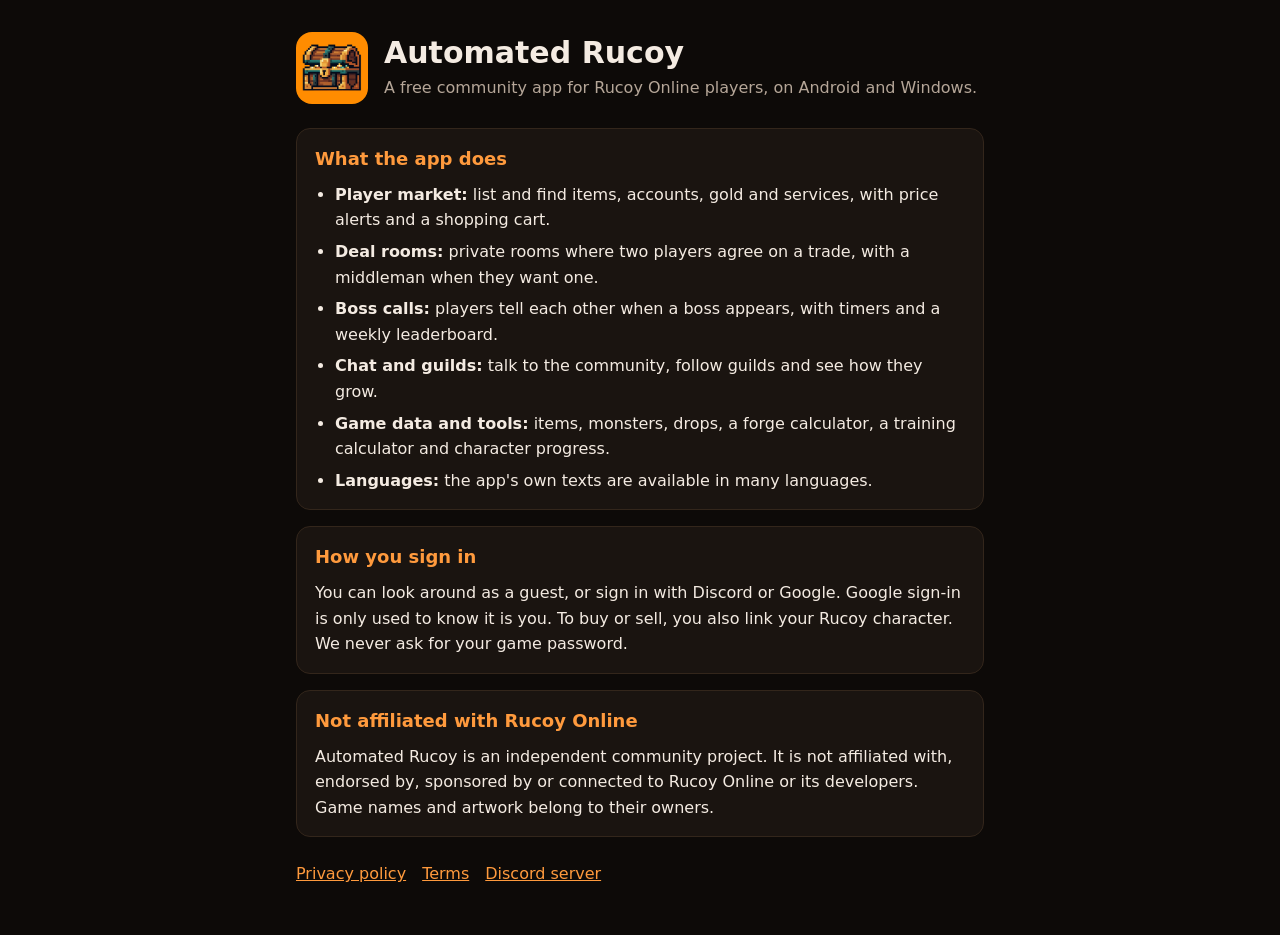
<file: index.html>
<!doctype html>
<html lang="en">
<head>
<meta charset="utf-8">
<meta name="viewport" content="width=device-width, initial-scale=1">
<title>Automated Rucoy</title>
<meta name="description" content="Automated Rucoy is a free community app for Rucoy Online players: a player market, boss calls, chat, guilds, game data and tools.">
<link rel="stylesheet" href="style.css">
</head>
<body>
<main>
  <header class="top"><img src="logo.png" alt="" width="72" height="72"><div><h1>Automated Rucoy</h1><p class="sub">A free community app for Rucoy Online players, on Android and Windows.</p></div></header>
  <section>
    <h2>What the app does</h2>
    <ul>
      <li><b>Player market:</b> list and find items, accounts, gold and services, with price alerts and a shopping cart.</li>
      <li><b>Deal rooms:</b> private rooms where two players agree on a trade, with a middleman when they want one.</li>
      <li><b>Boss calls:</b> players tell each other when a boss appears, with timers and a weekly leaderboard.</li>
      <li><b>Chat and guilds:</b> talk to the community, follow guilds and see how they grow.</li>
      <li><b>Game data and tools:</b> items, monsters, drops, a forge calculator, a training calculator and character progress.</li>
      <li><b>Languages:</b> the app's own texts are available in many languages.</li>
    </ul>
  </section>
  <section>
    <h2>How you sign in</h2>
    <p>You can look around as a guest, or sign in with Discord or Google. Google sign-in is only used to know it is you. To buy or sell, you also link your Rucoy character. We never ask for your game password.</p>
  </section>
  <section>
    <h2>Not affiliated with Rucoy Online</h2>
    <p>Automated Rucoy is an independent community project. It is not affiliated with, endorsed by, sponsored by or connected to Rucoy Online or its developers. Game names and artwork belong to their owners.</p>
  </section>
  <nav><a href="privacy.html">Privacy policy</a><a href="terms.html">Terms</a><a href="https://discord.gg/rZGEpPg8dX" rel="noopener">Discord server</a></nav>
</main>
</body>
</html>
</file>
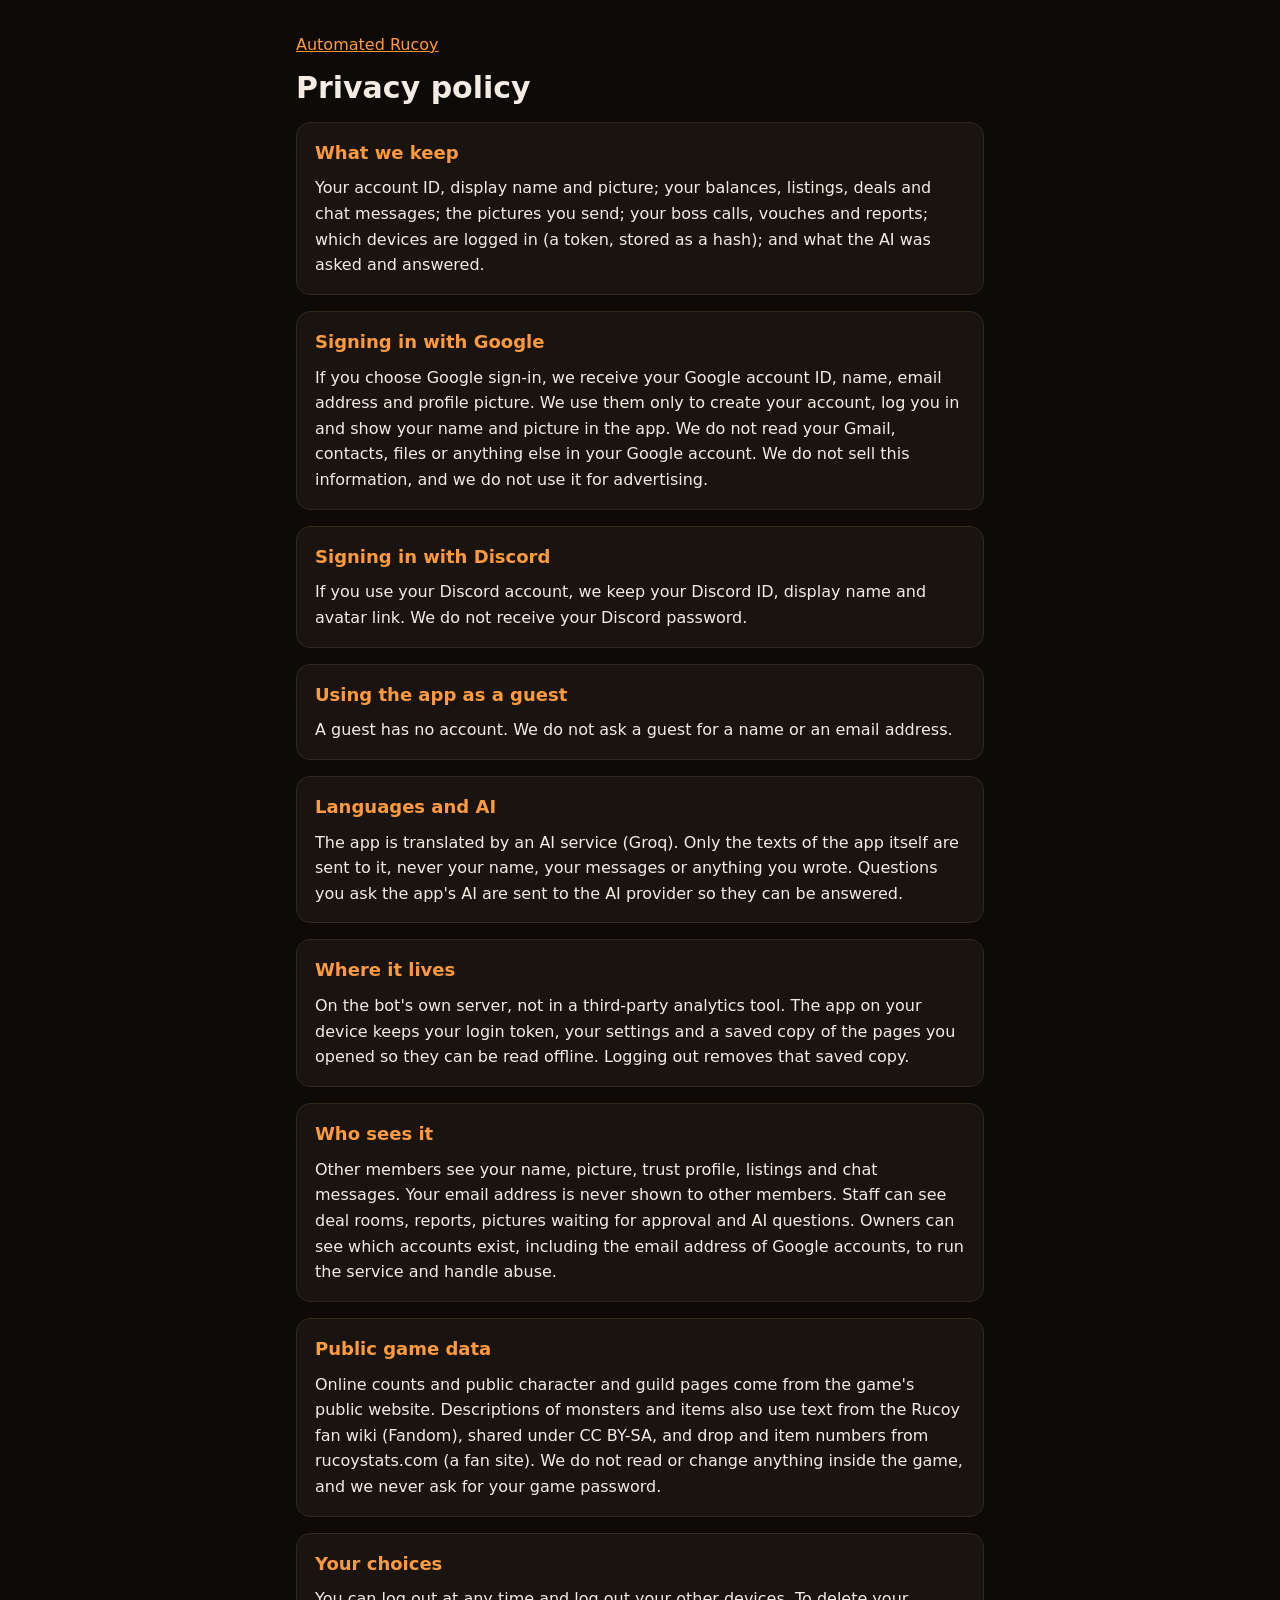
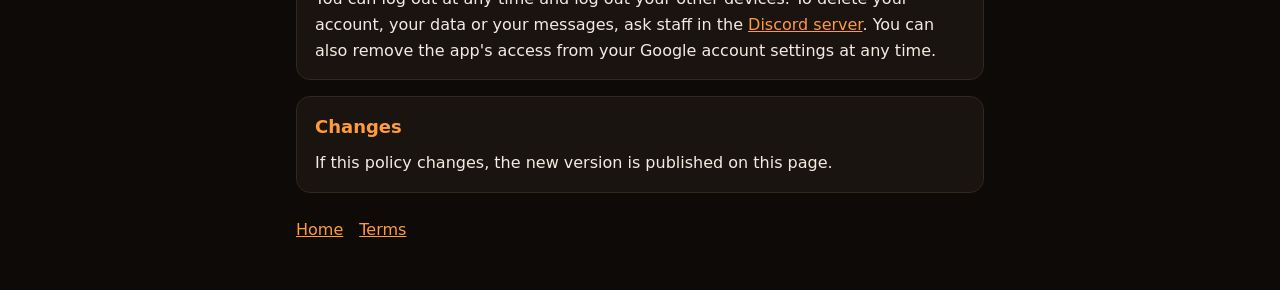
<file: privacy.html>
<!doctype html>
<html lang="en">
<head>
<meta charset="utf-8">
<meta name="viewport" content="width=device-width, initial-scale=1">
<title>Privacy policy - Automated Rucoy</title>
<link rel="stylesheet" href="style.css">
</head>
<body>
<main>
  <p class="back"><a href="index.html">Automated Rucoy</a></p>
  <h1>Privacy policy</h1>
  <section>
    <h2>What we keep</h2>
    <p>Your account ID, display name and picture; your balances, listings, deals and chat messages; the pictures you send; your boss calls, vouches and reports; which devices are logged in (a token, stored as a hash); and what the AI was asked and answered.</p>
  </section>
  <section>
    <h2>Signing in with Google</h2>
    <p>If you choose Google sign-in, we receive your Google account ID, name, email address and profile picture. We use them only to create your account, log you in and show your name and picture in the app. We do not read your Gmail, contacts, files or anything else in your Google account. We do not sell this information, and we do not use it for advertising.</p>
  </section>
  <section>
    <h2>Signing in with Discord</h2>
    <p>If you use your Discord account, we keep your Discord ID, display name and avatar link. We do not receive your Discord password.</p>
  </section>
  <section>
    <h2>Using the app as a guest</h2>
    <p>A guest has no account. We do not ask a guest for a name or an email address.</p>
  </section>
  <section>
    <h2>Languages and AI</h2>
    <p>The app is translated by an AI service (Groq). Only the texts of the app itself are sent to it, never your name, your messages or anything you wrote. Questions you ask the app's AI are sent to the AI provider so they can be answered.</p>
  </section>
  <section>
    <h2>Where it lives</h2>
    <p>On the bot's own server, not in a third-party analytics tool. The app on your device keeps your login token, your settings and a saved copy of the pages you opened so they can be read offline. Logging out removes that saved copy.</p>
  </section>
  <section>
    <h2>Who sees it</h2>
    <p>Other members see your name, picture, trust profile, listings and chat messages. Your email address is never shown to other members. Staff can see deal rooms, reports, pictures waiting for approval and AI questions. Owners can see which accounts exist, including the email address of Google accounts, to run the service and handle abuse.</p>
  </section>
  <section>
    <h2>Public game data</h2>
    <p>Online counts and public character and guild pages come from the game's public website. Descriptions of monsters and items also use text from the Rucoy fan wiki (Fandom), shared under CC BY-SA, and drop and item numbers from rucoystats.com (a fan site). We do not read or change anything inside the game, and we never ask for your game password.</p>
  </section>
  <section>
    <h2>Your choices</h2>
    <p>You can log out at any time and log out your other devices. To delete your account, your data or your messages, ask staff in the <a href="https://discord.gg/rZGEpPg8dX" rel="noopener">Discord server</a>. You can also remove the app's access from your Google account settings at any time.</p>
  </section>
  <section>
    <h2>Changes</h2>
    <p>If this policy changes, the new version is published on this page.</p>
  </section>
  <nav><a href="index.html">Home</a><a href="terms.html">Terms</a></nav>
</main>
</body>
</html>
</file>
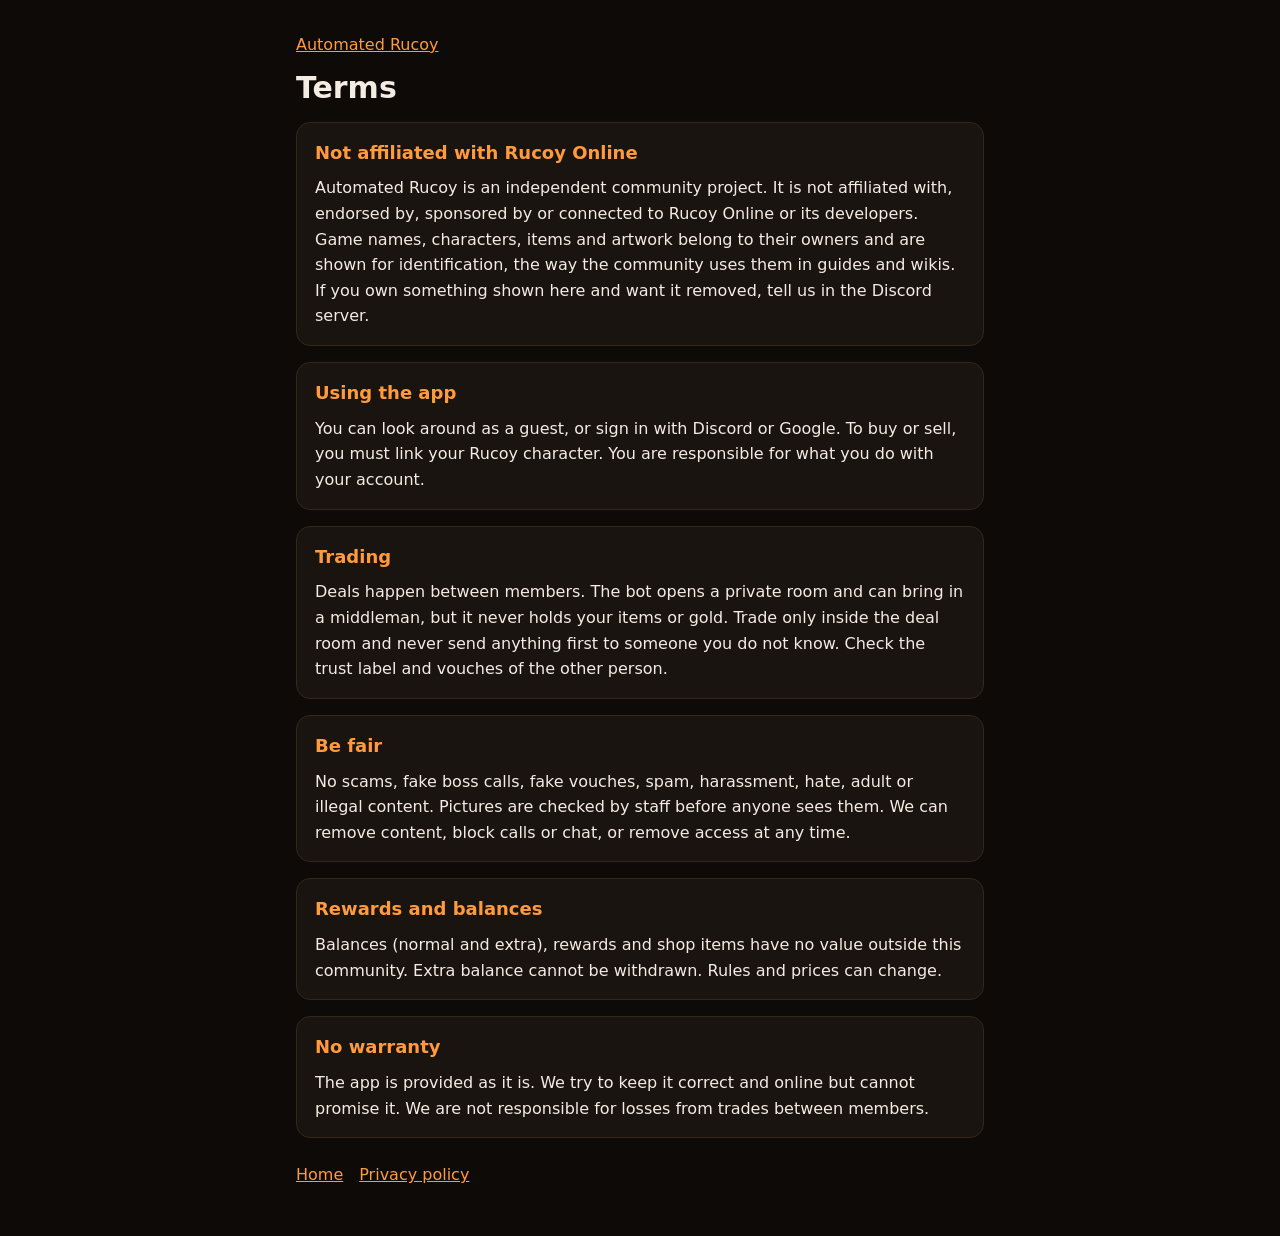
<file: terms.html>
<!doctype html>
<html lang="en">
<head>
<meta charset="utf-8">
<meta name="viewport" content="width=device-width, initial-scale=1">
<title>Terms - Automated Rucoy</title>
<link rel="stylesheet" href="style.css">
</head>
<body>
<main>
  <p class="back"><a href="index.html">Automated Rucoy</a></p>
  <h1>Terms</h1>
  <section>
    <h2>Not affiliated with Rucoy Online</h2>
    <p>Automated Rucoy is an independent community project. It is not affiliated with, endorsed by, sponsored by or connected to Rucoy Online or its developers. Game names, characters, items and artwork belong to their owners and are shown for identification, the way the community uses them in guides and wikis. If you own something shown here and want it removed, tell us in the Discord server.</p>
  </section>
  <section>
    <h2>Using the app</h2>
    <p>You can look around as a guest, or sign in with Discord or Google. To buy or sell, you must link your Rucoy character. You are responsible for what you do with your account.</p>
  </section>
  <section>
    <h2>Trading</h2>
    <p>Deals happen between members. The bot opens a private room and can bring in a middleman, but it never holds your items or gold. Trade only inside the deal room and never send anything first to someone you do not know. Check the trust label and vouches of the other person.</p>
  </section>
  <section>
    <h2>Be fair</h2>
    <p>No scams, fake boss calls, fake vouches, spam, harassment, hate, adult or illegal content. Pictures are checked by staff before anyone sees them. We can remove content, block calls or chat, or remove access at any time.</p>
  </section>
  <section>
    <h2>Rewards and balances</h2>
    <p>Balances (normal and extra), rewards and shop items have no value outside this community. Extra balance cannot be withdrawn. Rules and prices can change.</p>
  </section>
  <section>
    <h2>No warranty</h2>
    <p>The app is provided as it is. We try to keep it correct and online but cannot promise it. We are not responsible for losses from trades between members.</p>
  </section>
  <nav><a href="index.html">Home</a><a href="privacy.html">Privacy policy</a></nav>
</main>
</body>
</html>
</file>
<file: style.css>
:root { --bg: #0d0a08; --card: #1a1410; --line: #33261b; --text: #f4ebe2; --muted: #b5a698; --accent: #ff9a3d; }
* { box-sizing: border-box; }
body { margin: 0; background: var(--bg); color: var(--text); font: 16px/1.6 system-ui, -apple-system, "Segoe UI", Roboto, Arial, sans-serif; }
main { max-width: 720px; margin: 0 auto; padding: 32px 16px 48px; }
.top { display: flex; align-items: center; gap: 16px; margin-bottom: 24px; }
.top img { border-radius: 16px; flex: none; }
h1 { margin: 0 0 4px; font-size: 30px; line-height: 1.2; }
h2 { margin: 0 0 8px; font-size: 18px; color: var(--accent); }
p { margin: 0; }
.sub, .back { color: var(--muted); }
.back { margin-bottom: 12px; }
section { margin-top: 16px; padding: 16px 18px; background: var(--card); border: 1px solid var(--line); border-radius: 14px; }
ul { margin: 0; padding-left: 20px; }
li + li { margin-top: 6px; }
a { color: var(--accent); }
nav { display: flex; flex-wrap: wrap; gap: 16px; margin-top: 24px; }
</file>
